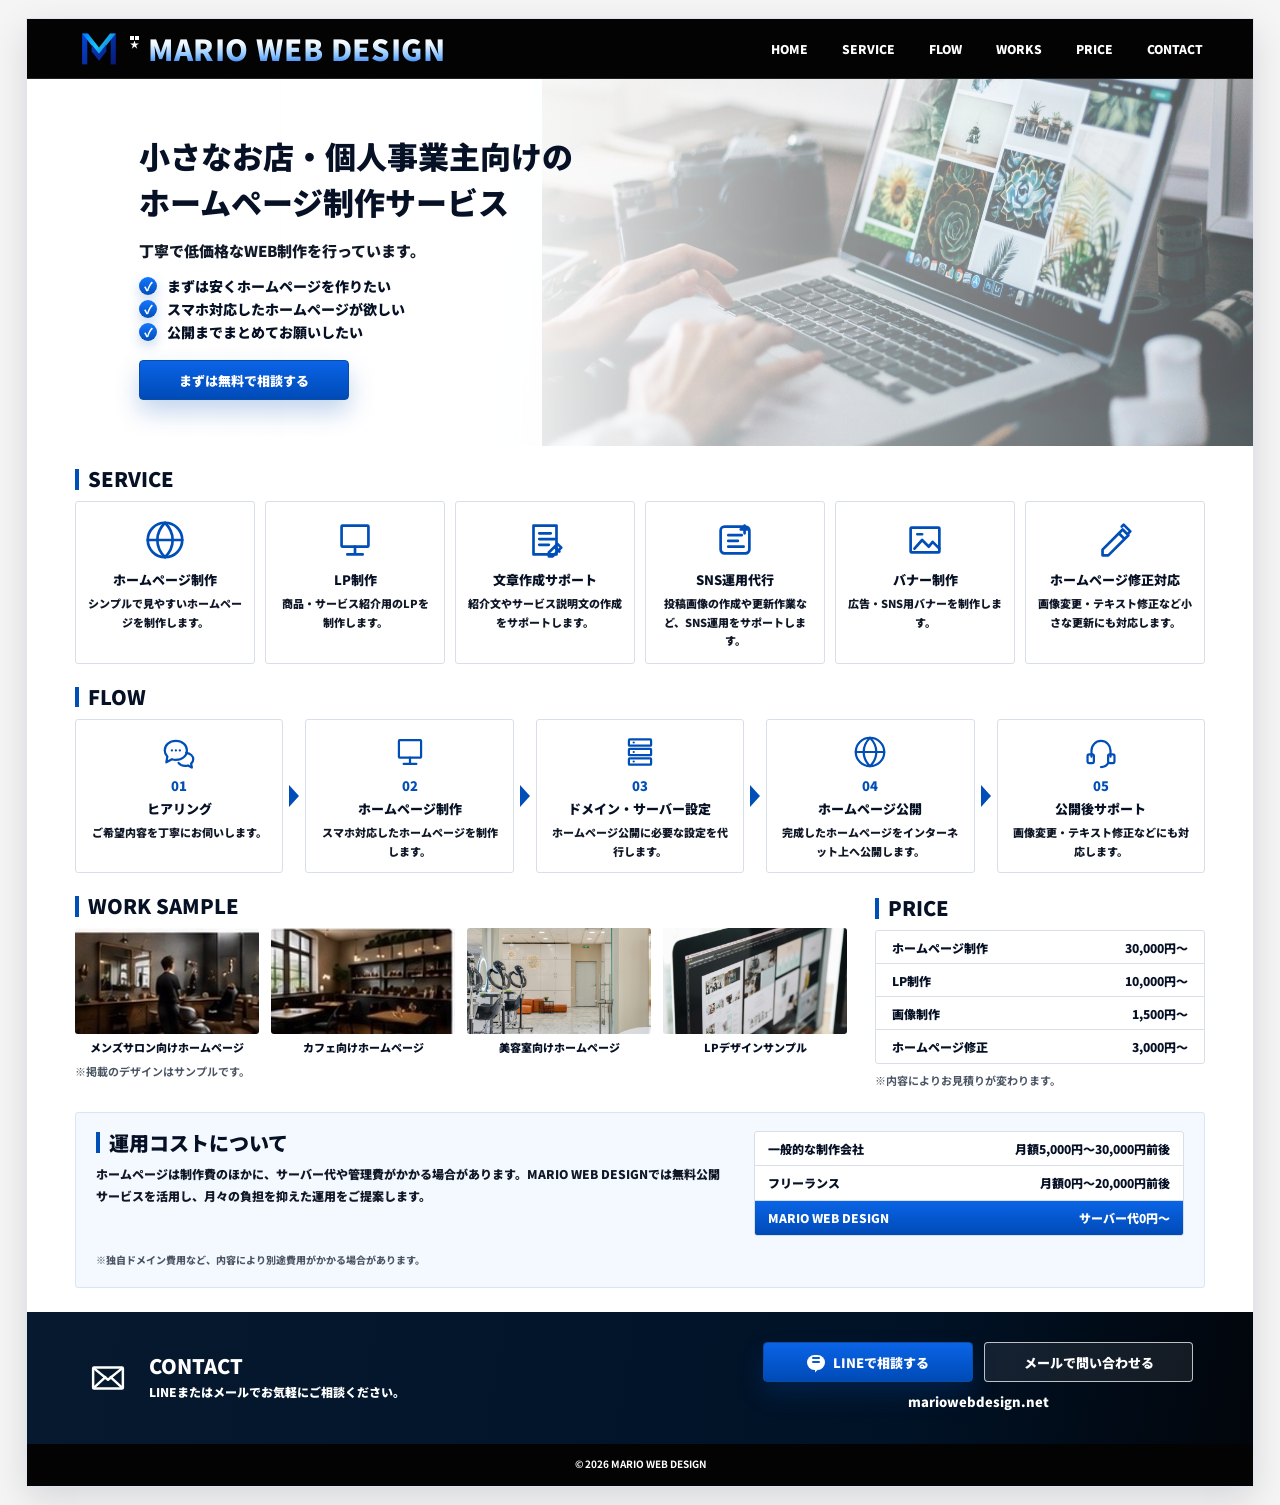
<file: index.html>
<!doctype html>
<html lang="ja">
  <head>
    <meta charset="utf-8" />
    <meta name="viewport" content="width=device-width, initial-scale=1" />
    <meta
      name="description"
      content="MARIO WEB DESIGNは、小さなお店・個人事業主向けにホームページ制作、LP制作、画像制作、修正対応を行うWEB制作サービスです。"
    />
    <title>MARIO WEB DESIGN | ホームページ制作サービス</title>
    <link rel="icon" href="assets/logo/mark.svg" />
    <link rel="preconnect" href="https://fonts.googleapis.com" />
    <link rel="preconnect" href="https://fonts.gstatic.com" crossorigin />
    <link
      href="https://fonts.googleapis.com/css2?family=Noto+Sans+JP:wght@500;700;900&display=swap"
      rel="stylesheet"
    />
    <link rel="stylesheet" href="style.css?v=18" />
    <link rel="stylesheet" href="hero-bright-mockup.css?v=1" />
  </head>
  <body class="bright-hero-mockup">
    <div class="page-shell">
      <header class="site-header">
        <a class="brand" href="#top" aria-label="MARIO WEB DESIGN ホーム">
          <span class="brand-mark" aria-hidden="true">
            <svg viewBox="0 0 120 92">
              <defs>
                <linearGradient id="header-m-blue" x1="14" y1="4" x2="106" y2="62" gradientUnits="userSpaceOnUse">
                  <stop offset="0" stop-color="#0074ff" />
                  <stop offset="0.45" stop-color="#18c8f4" />
                  <stop offset="1" stop-color="#0a55d6" />
                </linearGradient>
                <linearGradient id="header-m-navy" x1="14" y1="4" x2="106" y2="88" gradientUnits="userSpaceOnUse">
                  <stop offset="0" stop-color="#0646d8" />
                  <stop offset="1" stop-color="#061a78" />
                </linearGradient>
              </defs>
              <path class="m-navy" d="M14 88V4h14v84H14Z" />
              <path class="m-navy" d="M92 88V4h14v84H92Z" />
              <path class="m-blue" d="M14 4h16l30 38L90 4h16L60 62 14 4Z" />
              <path class="m-navy" d="M40 53V34l20 25 20-25v19L60 78 40 53Z" />
            </svg>
          </span>
          <span class="brand-spark" aria-hidden="true"></span>
          <span class="brand-name">MARIO WEB DESIGN</span>
        </a>

        <input class="nav-toggle" type="checkbox" id="nav-toggle" aria-label="メニューを開く" />
        <label class="nav-button" for="nav-toggle" aria-hidden="true">
          <span></span>
          <span></span>
          <span></span>
        </label>

        <nav class="global-nav" aria-label="メインメニュー">
          <a href="#top">HOME</a>
          <a href="#service">SERVICE</a>
          <a href="#flow">FLOW</a>
          <a href="#works">WORKS</a>
          <a href="#price">PRICE</a>
          <a href="#contact">CONTACT</a>
        </nav>
      </header>

      <main id="top">
        <section class="hero" aria-labelledby="hero-title">
          <img class="hero-bg" src="assets/hero-desk.jpg?v=4" alt="" />
          <div class="hero-copy">
            <h1 id="hero-title">小さなお店・個人事業主向けの<br />ホームページ制作サービス</h1>
            <p>丁寧で低価格なWEB制作を行っています。</p>
            <ul class="check-list">
              <li>まずは安くホームページを作りたい</li>
              <li>スマホ対応したホームページが欲しい</li>
              <li>公開までまとめてお願いしたい</li>
            </ul>
            <a class="primary-button" href="#contact">まずは無料で相談する</a>
          </div>
        </section>

        <section class="section" id="service" aria-labelledby="service-title">
          <h2 id="service-title">SERVICE</h2>
          <div class="service-grid">
            <article class="service-card">
              <span class="icon" aria-hidden="true">
                <svg viewBox="0 0 48 48"><circle cx="24" cy="24" r="18"></circle><path d="M6 24h36M24 6c6 6 8 12 8 18s-2 12-8 18M24 6c-6 6-8 12-8 18s2 12 8 18"></path></svg>
              </span>
              <h3>ホームページ制作</h3>
              <p>シンプルで見やすいホームページを制作します。</p>
            </article>
            <article class="service-card">
              <span class="icon" aria-hidden="true">
                <svg viewBox="0 0 48 48"><rect x="10" y="9" width="28" height="22" rx="1"></rect><path d="M24 31v8M16 39h16"></path></svg>
              </span>
              <h3>LP制作</h3>
              <p>商品・サービス紹介用のLPを制作します。</p>
            </article>
            <article class="service-card">
              <span class="icon" aria-hidden="true">
                <svg viewBox="0 0 48 48"><path d="M12 9h24v30H12z"></path><path d="M18 17h12M18 23h16M18 29h10"></path><path d="M34 31l5 5M37 28l4 4-9 9h-4v-4z"></path></svg>
              </span>
              <h3>文章作成サポート</h3>
              <p>紹介文やサービス説明文の作成をサポートします。</p>
            </article>
            <article class="service-card">
              <span class="icon" aria-hidden="true">
                <svg viewBox="0 0 48 48"><rect x="9" y="10" width="30" height="28" rx="4"></rect><path d="M17 19h14M17 25h10M17 31h16"></path><path d="M34 9v8M30 13h8"></path></svg>
              </span>
              <h3>SNS運用代行</h3>
              <p>投稿画像の作成や更新作業など、SNS運用をサポートします。</p>
            </article>
            <article class="service-card">
              <span class="icon" aria-hidden="true">
                <svg viewBox="0 0 48 48"><rect x="9" y="11" width="30" height="26" rx="1"></rect><path d="m13 33 8-9 7 7 4-5 7 7M16 18h5"></path></svg>
              </span>
              <h3>バナー制作</h3>
              <p>広告・SNS用バナーを制作します。</p>
            </article>
            <article class="service-card">
              <span class="icon" aria-hidden="true">
                <svg viewBox="0 0 48 48"><path d="M11 34v6h6L38 19l-6-6zM28 17l6 6M31 10l2-2 7 7-2 2"></path></svg>
              </span>
              <h3>ホームページ修正対応</h3>
              <p>画像変更・テキスト修正など小さな更新にも対応します。</p>
            </article>
          </div>
        </section>

        <section class="section" id="flow" aria-labelledby="flow-title">
          <h2 id="flow-title">FLOW</h2>
          <div class="flow-list">
            <article class="flow-card">
              <span class="flow-icon" aria-hidden="true"><svg viewBox="0 0 48 48"><path d="M20 34c8 0 14-5 14-12S28 10 20 10 6 15 6 22c0 3 1.2 5.7 3.3 7.8L8 37l7.1-3.9c1.5.6 3.1.9 4.9.9Z"></path><path d="M33 25c5.3.7 9 4.1 9 8.1 0 2.1-1 4-2.7 5.5l.9 5-4.8-2.6c-1.1.4-2.3.6-3.6.6-3.6 0-6.8-1.5-8.4-3.8"></path><path d="M15 22h.1M20 22h.1M25 22h.1"></path></svg></span>
              <span class="step">01</span>
              <h3>ヒアリング</h3>
              <p>ご希望内容を丁寧にお伺いします。</p>
            </article>
            <article class="flow-card">
              <span class="flow-icon" aria-hidden="true"><svg viewBox="0 0 48 48"><rect x="10" y="9" width="28" height="22" rx="1"></rect><path d="M24 31v8M16 39h16"></path></svg></span>
              <span class="step">02</span>
              <h3>ホームページ制作</h3>
              <p>スマホ対応したホームページを制作します。</p>
            </article>
            <article class="flow-card">
              <span class="flow-icon" aria-hidden="true"><svg viewBox="0 0 48 48"><rect x="10" y="8" width="28" height="8" rx="1"></rect><rect x="10" y="20" width="28" height="8" rx="1"></rect><rect x="10" y="32" width="28" height="8" rx="1"></rect><path d="M16 12h.1M16 24h.1M16 36h.1"></path></svg></span>
              <span class="step">03</span>
              <h3>ドメイン・サーバー設定</h3>
              <p>ホームページ公開に必要な設定を代行します。</p>
            </article>
            <article class="flow-card">
              <span class="flow-icon" aria-hidden="true"><svg viewBox="0 0 48 48"><circle cx="24" cy="24" r="18"></circle><path d="M6 24h36M24 6c6 6 8 12 8 18s-2 12-8 18M24 6c-6 6-8 12-8 18s2 12 8 18"></path></svg></span>
              <span class="step">04</span>
              <h3>ホームページ公開</h3>
              <p>完成したホームページをインターネット上へ公開します。</p>
            </article>
            <article class="flow-card">
              <span class="flow-icon" aria-hidden="true"><svg viewBox="0 0 48 48"><path d="M12 30v-8a12 12 0 0 1 24 0v8"></path><rect x="7" y="27" width="8" height="11" rx="2"></rect><rect x="33" y="27" width="8" height="11" rx="2"></rect><path d="M33 38c-2 4-5.2 5-9 5"></path></svg></span>
              <span class="step">05</span>
              <h3>公開後サポート</h3>
              <p>画像変更・テキスト修正などにも対応します。</p>
            </article>
          </div>
        </section>

        <section class="section section-split" id="works" aria-labelledby="works-title">
          <div class="works-panel">
            <h2 id="works-title">WORK SAMPLE</h2>
            <div class="work-grid">
              <figure>
                <img src="assets/work-salon.jpg?v=2" alt="落ち着いた雰囲気のサロン店内" />
                <figcaption>メンズサロン向けホームページ</figcaption>
              </figure>
              <figure>
                <img src="assets/work-cafe.jpg?v=3" alt="カフェのテーブルと店内" />
                <figcaption>カフェ向けホームページ</figcaption>
              </figure>
              <figure>
                <img src="assets/work-beauty.jpg?v=4" alt="美容室の明るい店内" />
                <figcaption>美容室向けホームページ</figcaption>
              </figure>
              <figure>
                <img src="assets/work-lp.jpg?v=3" alt="ノートパソコンで表示されたWEBデザイン" />
                <figcaption>LPデザインサンプル</figcaption>
              </figure>
            </div>
            <p class="note">※掲載のデザインはサンプルです。</p>
          </div>

          <aside class="price-panel" id="price" aria-labelledby="price-title">
            <h2 id="price-title">PRICE</h2>
            <dl class="price-list">
              <div>
                <dt>ホームページ制作</dt>
                <dd>30,000円〜</dd>
              </div>
              <div>
                <dt>LP制作</dt>
                <dd>10,000円〜</dd>
              </div>
              <div>
                <dt>画像制作</dt>
                <dd>1,500円〜</dd>
              </div>
              <div>
                <dt>ホームページ修正</dt>
                <dd>3,000円〜</dd>
              </div>
            </dl>
            <p class="note">※内容によりお見積りが変わります。</p>
          </aside>
        </section>

        <section class="section cost-section" id="cost" aria-labelledby="cost-title">
          <div class="cost-inner">
            <div class="cost-copy">
              <h2 id="cost-title">運用コストについて</h2>
              <p>
                ホームページは制作費のほかに、サーバー代や管理費がかかる場合があります。MARIO WEB DESIGNでは無料公開サービスを活用し、月々の負担を抑えた運用をご提案します。
              </p>
            </div>
            <div class="cost-list" aria-label="月額費用の比較">
              <div>
                <span>一般的な制作会社</span>
                <strong>月額5,000円〜30,000円前後</strong>
              </div>
              <div>
                <span>フリーランス</span>
                <strong>月額0円〜20,000円前後</strong>
              </div>
              <div class="is-highlight">
                <span>MARIO WEB DESIGN</span>
                <strong>サーバー代0円〜</strong>
              </div>
            </div>
            <p class="cost-note">※独自ドメイン費用など、内容により別途費用がかかる場合があります。</p>
          </div>
        </section>

        <section class="contact" id="contact" aria-labelledby="contact-title">
          <div class="contact-copy">
            <span class="mail-icon" aria-hidden="true">
              <svg viewBox="0 0 48 48"><rect x="7" y="12" width="34" height="24" rx="1"></rect><path d="m8 13 16 13 16-13M8 35l13-12M40 35 27 23"></path></svg>
            </span>
            <div>
              <h2 id="contact-title">CONTACT</h2>
              <p>LINEまたはメールでお気軽にご相談ください。</p>
            </div>
          </div>
          <div class="contact-actions">
            <a class="primary-button line-contact-button" href="https://lin.ee/zJDtstC">
              <span class="line-icon" aria-hidden="true"></span>
              <span>LINEで相談する</span>
            </a>
            <a class="mail-button" href="mailto:mariowebdesign.net@gmail.com">メールで問い合わせる</a>
            <span>mariowebdesign.net</span>
          </div>
        </section>
      </main>

      <footer class="site-footer">
        <small>&copy; 2026 MARIO WEB DESIGN</small>
      </footer>
    </div>
  </body>
</html>
</file>
<file: style.css>
:root {
  --blue: #004eb7;
  --blue-dark: #003b95;
  --navy: #06142a;
  --text: #071126;
  --muted: #4b5563;
  --line: #d9dfe8;
  --white: #ffffff;
  --black: #020306;
}

* {
  box-sizing: border-box;
}

html {
  scroll-behavior: smooth;
}

body {
  margin: 0;
  color: var(--text);
  background: #f5f5f5;
  font-family: "Noto Sans JP", system-ui, -apple-system, BlinkMacSystemFont, sans-serif;
  font-size: 14px;
  font-weight: 700;
  letter-spacing: 0;
  line-height: 1.65;
}

img,
svg {
  display: block;
}

img {
  max-width: 100%;
}

a {
  color: inherit;
  text-decoration: none;
}

.page-shell {
  width: min(1228px, calc(100% - 36px));
  margin: 18px auto;
  overflow: hidden;
  background: var(--white);
  border: 1px solid #dfe5ee;
  box-shadow: 0 12px 34px rgba(7, 17, 38, 0.13);
}

.site-header {
  position: sticky;
  top: 0;
  z-index: 20;
  display: flex;
  align-items: center;
  justify-content: space-between;
  height: 60px;
  padding: 0 50px;
  color: var(--white);
  background: #030303;
  border-bottom: 1px solid rgba(255, 255, 255, 0.12);
}

.brand {
  display: inline-flex;
  align-items: center;
  gap: 9px;
  color: var(--white);
  min-width: 0;
}

.brand-mark {
  display: inline-flex;
  width: 44px;
  height: 36px;
  flex: 0 0 44px;
}

.brand-mark svg {
  display: block;
  width: 100%;
  height: 100%;
  shape-rendering: geometricPrecision;
}

.brand-mark .m-blue {
  fill: url("#header-m-blue");
}

.brand-mark .m-navy {
  fill: url("#header-m-navy");
}

.brand-spark {
  position: relative;
  align-self: flex-start;
  width: 9px;
  height: 15px;
  margin-top: 4px;
  color: currentColor;
  flex: 0 0 9px;
}

.brand-spark::before {
  position: absolute;
  top: 1px;
  left: 0;
  width: 9px;
  height: 4px;
  background:
    linear-gradient(currentColor, currentColor) 0 0 / 4px 4px no-repeat,
    linear-gradient(currentColor, currentColor) 5px 0 / 4px 4px no-repeat;
  content: "";
}

.brand-spark::after {
  position: absolute;
  bottom: 0;
  left: 0;
  width: 9px;
  height: 9px;
  background: currentColor;
  clip-path: polygon(50% 0, 61% 34%, 98% 34%, 68% 55%, 80% 91%, 50% 68%, 20% 91%, 32% 55%, 2% 34%, 39% 34%);
  content: "";
}

.brand-name {
  color: #ffffff;
  background: linear-gradient(180deg, #ffffff 0%, #eff8ff 34%, #8fc7ff 72%, #3f86f5 100%);
  background-clip: text;
  font-size: 29px;
  font-weight: 900;
  letter-spacing: 0.02em;
  line-height: 1;
  -webkit-background-clip: text;
  -webkit-text-fill-color: transparent;
  white-space: nowrap;
}

.global-nav {
  display: flex;
  align-items: center;
  gap: 34px;
  color: var(--white);
  font-size: 12px;
  font-weight: 900;
}

.global-nav a:not(.nav-cta):hover {
  color: #87b8ff;
}

.nav-cta,
.primary-button {
  display: inline-flex;
  align-items: center;
  justify-content: center;
  gap: 8px;
  min-width: 210px;
  height: 40px;
  padding: 0 24px;
  color: var(--white);
  background: linear-gradient(180deg, #0a64e6, #004ab7);
  border: 1px solid #0b4ca5;
  border-radius: 4px;
  box-shadow: 0 8px 18px rgba(0, 78, 183, 0.28);
  font-size: 13px;
  font-weight: 900;
}

.line-icon {
  position: relative;
  display: inline-block;
  width: 18px;
  height: 15px;
  flex: 0 0 18px;
  background: var(--white);
  border-radius: 999px;
}

.line-icon::before,
.line-icon::after {
  position: absolute;
  content: "";
}

.line-icon::before {
  right: 3px;
  bottom: -3px;
  width: 7px;
  height: 7px;
  background: var(--white);
  clip-path: polygon(0 0, 100% 0, 0 100%);
}

.line-icon::after {
  top: 6px;
  left: 5px;
  width: 8px;
  height: 2px;
  background: #0757cf;
  border-radius: 999px;
  box-shadow: 0 -4px 0 #0757cf;
}

.nav-cta {
  min-width: 158px;
  height: 34px;
  padding: 0 18px;
  font-size: 12px;
}

.nav-toggle,
.nav-button {
  display: none;
}

.hero {
  position: relative;
  min-height: 320px;
  overflow: hidden;
  color: var(--white);
  background: var(--black);
}

.hero::before {
  position: absolute;
  inset: 0;
  z-index: 1;
  background:
    linear-gradient(90deg, rgba(0, 0, 0, 0.94) 0%, rgba(0, 0, 0, 0.86) 38%, rgba(0, 0, 0, 0.26) 72%, rgba(0, 0, 0, 0.78) 100%),
    radial-gradient(circle at 65% 42%, rgba(255, 255, 255, 0.12), transparent 32%);
  content: "";
}

.hero-bg {
  position: absolute;
  inset: 0 0 0 auto;
  width: 62%;
  height: 100%;
  object-fit: cover;
  object-position: center;
  filter: grayscale(0.25) brightness(0.58) contrast(1.12);
}

.hero-copy {
  position: relative;
  z-index: 2;
  width: 55%;
  min-height: 320px;
  padding: 48px 54px 42px 116px;
}

.hero h1 {
  margin: 0;
  color: var(--white);
  font-size: 31px;
  font-weight: 900;
  line-height: 1.48;
}

.hero p {
  margin: 14px 0 12px;
  color: rgba(255, 255, 255, 0.95);
  font-size: 15px;
  font-weight: 900;
}

.check-list {
  display: grid;
  gap: 3px;
  margin: 0 0 18px;
  padding: 0;
  color: var(--white);
  font-size: 14px;
  font-weight: 900;
  line-height: 1.45;
  list-style: none;
}

.check-list li {
  position: relative;
  padding-left: 28px;
}

.check-list li::before {
  position: absolute;
  top: 0.1em;
  left: 0;
  display: grid;
  place-items: center;
  width: 18px;
  height: 18px;
  color: var(--white);
  background: var(--blue);
  border-radius: 50%;
  content: "✓";
  font-size: 12px;
  line-height: 1;
}

.section {
  padding: 21px 48px 0;
}

.section h2,
.contact h2 {
  position: relative;
  margin: 0 0 10px;
  padding-left: 13px;
  color: #071126;
  font-size: 20px;
  font-weight: 900;
  line-height: 1.2;
}

.section h2::before,
.contact h2::before {
  position: absolute;
  top: 0.08em;
  bottom: 0.08em;
  left: 0;
  width: 4px;
  background: var(--blue);
  content: "";
}

.service-grid {
  display: grid;
  grid-template-columns: repeat(6, 1fr);
  gap: 10px;
}

.service-card,
.flow-card {
  display: grid;
  align-content: start;
  justify-items: center;
  text-align: center;
  background: var(--white);
  border: 1px solid var(--line);
  border-radius: 3px;
}

.service-card {
  min-height: 146px;
  padding: 15px 12px 13px;
}

.icon,
.flow-icon {
  display: grid;
  place-items: center;
  color: var(--blue);
}

.icon {
  width: 46px;
  height: 46px;
  margin-bottom: 4px;
}

.icon svg,
.flow-icon svg,
.mail-icon svg {
  width: 100%;
  height: 100%;
  fill: none;
  stroke: currentColor;
  stroke-linecap: round;
  stroke-linejoin: round;
  stroke-width: 2.8;
}

.icon-fill svg {
  fill: currentColor;
  stroke: none;
}

.service-card h3,
.flow-card h3 {
  margin: 4px 0 5px;
  color: #071126;
  font-size: 13px;
  font-weight: 900;
  line-height: 1.35;
}

.service-card p,
.flow-card p {
  margin: 0;
  color: #111827;
  font-size: 11px;
  font-weight: 900;
  line-height: 1.7;
}

.flow-list {
  display: grid;
  grid-template-columns: repeat(5, 1fr);
  gap: 22px;
}

.flow-card {
  position: relative;
  min-height: 142px;
  padding: 13px 14px 12px;
}

.flow-card:not(:last-child)::after {
  position: absolute;
  top: 50%;
  right: -17px;
  width: 0;
  height: 0;
  border-top: 11px solid transparent;
  border-bottom: 11px solid transparent;
  border-left: 10px solid var(--blue);
  content: "";
  transform: translateY(-50%);
}

.flow-icon {
  width: 38px;
  height: 38px;
  margin-bottom: 4px;
}

.step {
  color: var(--blue);
  font-size: 13px;
  font-weight: 900;
}

.section-split {
  display: grid;
  grid-template-columns: minmax(0, 1fr) 330px;
  gap: 28px;
  align-items: start;
  padding-bottom: 22px;
}

.section-split > * {
  min-width: 0;
}

.work-grid {
  display: grid;
  grid-template-columns: repeat(4, minmax(0, 1fr));
  gap: 12px;
}

.work-grid figure {
  margin: 0;
  min-width: 0;
}

.work-grid img {
  display: block;
  width: 100%;
  aspect-ratio: 1.75 / 1;
  object-fit: cover;
  border-radius: 3px;
}

.work-grid figcaption {
  margin-top: 6px;
  color: #071126;
  font-size: 11px;
  font-weight: 900;
  line-height: 1.4;
  text-align: center;
}

.price-panel {
  align-self: end;
  padding-top: 2px;
}

.note {
  margin: 7px 0 0;
  color: #4b5563;
  font-size: 11px;
  font-weight: 700;
}

.price-list {
  margin: 0;
  overflow: hidden;
  background: var(--white);
  border: 1px solid var(--line);
  border-radius: 3px;
}

.price-list div {
  display: flex;
  align-items: center;
  justify-content: space-between;
  gap: 14px;
  min-height: 33px;
  padding: 5px 16px;
  border-bottom: 1px solid var(--line);
}

.price-list div:last-child {
  border-bottom: 0;
}

.price-list dt,
.price-list dd {
  margin: 0;
  color: #071126;
  font-size: 12px;
  font-weight: 900;
  line-height: 1.45;
}

.price-list dd {
  white-space: nowrap;
}

.cost-section {
  padding-top: 0;
  padding-bottom: 24px;
}

.cost-inner {
  display: grid;
  grid-template-columns: minmax(0, 1fr) 430px;
  gap: 16px 24px;
  padding: 18px 20px;
  background: #f4f8ff;
  border: 1px solid #d7e5f8;
  border-radius: 3px;
}

.cost-copy h2 {
  margin-bottom: 8px;
}

.cost-copy p {
  margin: 0;
  color: #111827;
  font-size: 12px;
  font-weight: 900;
  line-height: 1.85;
}

.cost-list {
  overflow: hidden;
  background: var(--white);
  border: 1px solid var(--line);
  border-radius: 3px;
}

.cost-list div {
  display: flex;
  align-items: center;
  justify-content: space-between;
  gap: 12px;
  min-height: 34px;
  padding: 7px 13px;
  border-bottom: 1px solid var(--line);
  color: #071126;
  font-size: 12px;
  font-weight: 900;
}

.cost-list div:last-child {
  border-bottom: 0;
}

.cost-list strong {
  font-size: 12px;
  font-weight: 900;
  white-space: nowrap;
}

.cost-list .is-highlight {
  color: var(--white);
  background: linear-gradient(180deg, #0a64e6, #004ab7);
}

.cost-note {
  grid-column: 1 / -1;
  margin: 0;
  color: #4b5563;
  font-size: 10px;
  font-weight: 800;
}

.contact {
  display: grid;
  grid-template-columns: minmax(0, 1fr) 430px;
  align-items: center;
  gap: 34px;
  min-height: 132px;
  padding: 20px 60px;
  color: var(--white);
  background: linear-gradient(100deg, #06192f, #001226 72%, #02050b);
}

.contact-copy {
  display: flex;
  align-items: center;
  gap: 20px;
}

.mail-icon {
  flex: 0 0 42px;
  width: 42px;
  height: 42px;
  color: var(--white);
}

.contact h2 {
  margin-bottom: 4px;
  padding-left: 0;
  color: var(--white);
}

.contact h2::before {
  display: none;
}

.contact p {
  margin: 0;
  color: var(--white);
  font-size: 12px;
  font-weight: 900;
}

.contact-actions {
  display: grid;
  grid-template-columns: repeat(2, minmax(0, 1fr));
  gap: 9px 12px;
  justify-items: center;
}

.contact-actions span {
  grid-column: 1 / -1;
  color: var(--white);
  font-size: 13px;
  font-weight: 900;
}

.mail-button {
  display: inline-flex;
  align-items: center;
  justify-content: center;
  width: 100%;
  min-width: 0;
  height: 40px;
  padding: 0 18px;
  color: var(--white);
  background: rgba(255, 255, 255, 0.08);
  border: 1px solid rgba(255, 255, 255, 0.72);
  border-radius: 4px;
  font-size: 13px;
  font-weight: 900;
}

.mail-button:hover {
  background: rgba(255, 255, 255, 0.16);
}

.site-footer {
  display: grid;
  place-items: center;
  min-height: 42px;
  color: var(--white);
  background: #030303;
}

.site-footer small {
  font-size: 10px;
  font-weight: 700;
}

@media (max-width: 1080px) {
  .site-header {
    padding-inline: 28px;
  }

  .global-nav {
    gap: 18px;
    font-size: 11px;
  }

  .section {
    padding-right: 28px;
    padding-left: 28px;
  }

  .service-grid {
    grid-template-columns: repeat(3, 1fr);
  }

  .flow-list {
    grid-template-columns: repeat(3, 1fr);
  }

  .flow-card:not(:last-child)::after {
    display: none;
  }

  .section-split {
    grid-template-columns: 1fr;
  }

  .price-panel {
    width: min(420px, 100%);
    justify-self: end;
  }
}

@media (max-width: 820px) {
  body {
    background: var(--white);
  }

  .page-shell {
    width: 100%;
    margin: 0;
    border: 0;
    box-shadow: none;
  }

  .site-header {
    position: relative;
    height: 70px;
    padding: 0 18px;
    background: #030303;
  }

  .brand {
    gap: 6px;
  }

  .brand-mark {
    width: 34px;
    height: 29px;
    flex-basis: 34px;
  }

  .brand-spark {
    width: 6px;
    height: 11px;
    margin-top: 4px;
    flex-basis: 6px;
  }

  .brand-spark::before {
    top: 1px;
    width: 6px;
    height: 2px;
    background:
      linear-gradient(currentColor, currentColor) 0 0 / 2px 2px no-repeat,
      linear-gradient(currentColor, currentColor) 4px 0 / 2px 2px no-repeat;
  }

  .brand-spark::after {
    width: 6px;
    height: 6px;
  }

  .brand-name {
    font-size: 21px;
  }

  .nav-button {
    display: grid;
    gap: 5px;
    width: 28px;
    cursor: pointer;
  }

  .nav-button span {
    display: block;
    height: 2px;
    background: var(--white);
  }

  .global-nav {
    position: absolute;
    top: 70px;
    right: 0;
    left: 0;
    z-index: 30;
    display: none;
    flex-direction: column;
    align-items: stretch;
    gap: 0;
    padding: 0;
    background: #050505;
    border-top: 1px solid rgba(255, 255, 255, 0.12);
  }

  .global-nav a {
    padding: 13px 18px;
    border-bottom: 1px solid rgba(255, 255, 255, 0.12);
  }

  .nav-cta {
    width: auto;
    margin: 10px 18px 14px;
  }

  .nav-toggle:checked ~ .global-nav {
    display: flex;
  }

  .hero {
    min-height: 260px;
  }

  .hero::before {
    background: linear-gradient(90deg, rgba(0, 0, 0, 0.95) 0%, rgba(0, 0, 0, 0.72) 68%, rgba(0, 0, 0, 0.42) 100%);
  }

  .hero-bg {
    width: 100%;
    object-position: center bottom;
  }

  .hero-copy {
    width: 100%;
    min-height: 260px;
    padding: 24px 20px 18px;
  }

  .hero h1 {
    font-size: 22px;
    line-height: 1.45;
  }

  .hero p {
    max-width: 310px;
    margin-top: 10px;
    font-size: 12px;
  }

  .check-list {
    gap: 2px;
    font-size: 11px;
  }

  .check-list li {
    padding-left: 23px;
  }

  .check-list li::before {
    width: 15px;
    height: 15px;
    font-size: 10px;
  }

  .primary-button {
    width: 190px;
    min-width: 0;
    height: 36px;
    font-size: 12px;
  }

  .section {
    padding: 15px 12px 0;
  }

  .section h2 {
    font-size: 14px;
  }

  .service-grid {
    grid-template-columns: repeat(2, 1fr);
    gap: 6px;
  }

  .service-card {
    grid-template-columns: 34px 1fr;
    align-items: center;
    justify-items: start;
    min-height: 58px;
    padding: 8px 10px;
    text-align: left;
  }

  .icon {
    width: 26px;
    height: 26px;
    margin: 0;
  }

  .service-card h3 {
    margin: 0;
    font-size: 10px;
  }

  .service-card p {
    display: none;
  }

  .flow-list {
    display: grid;
    grid-template-columns: repeat(5, minmax(0, 1fr));
    gap: 8px;
  }

  .flow-card {
    min-height: 58px;
    padding: 7px 4px;
  }

  .flow-icon {
    width: 24px;
    height: 24px;
    margin-bottom: 2px;
  }

  .step {
    order: -1;
    font-size: 10px;
  }

  .flow-card h3,
  .flow-card p {
    display: none;
  }

  .flow-card:not(:last-child)::after {
    display: block;
    right: -7px;
    border-top-width: 6px;
    border-bottom-width: 6px;
    border-left-width: 6px;
  }

  .section-split {
    gap: 14px;
    padding-bottom: 16px;
  }

  .work-grid {
    grid-template-columns: repeat(4, minmax(0, 1fr));
    gap: 5px;
  }

  .work-grid img {
    aspect-ratio: 1.35 / 1;
  }

  .work-grid figcaption {
    margin-top: 4px;
    font-size: 8px;
    line-height: 1.3;
  }

  .price-panel {
    width: 100%;
  }

  .price-list div {
    min-height: 28px;
    padding: 5px 12px;
  }

  .price-list dt,
  .price-list dd {
    font-size: 11px;
  }

  .cost-section {
    padding-bottom: 16px;
  }

  .cost-inner {
    grid-template-columns: 1fr;
    gap: 11px;
    padding: 14px;
  }

  .cost-copy p {
    font-size: 11px;
    line-height: 1.75;
  }

  .cost-list div {
    display: grid;
    gap: 2px;
    min-height: auto;
    padding: 8px 11px;
    font-size: 11px;
  }

  .cost-list strong {
    font-size: 11px;
  }

  .cost-note {
    font-size: 10px;
  }

  .contact {
    grid-template-columns: 1fr;
    gap: 14px;
    min-height: 128px;
    padding: 18px 16px;
  }

  .contact-copy {
    gap: 12px;
  }

  .mail-icon {
    flex-basis: 34px;
    width: 34px;
    height: 34px;
  }

  .contact h2 {
    font-size: 15px;
  }

  .contact p {
    font-size: 11px;
  }

  .contact-actions {
    grid-template-columns: 1fr;
    justify-items: start;
    width: 100%;
  }

  .contact-actions span {
    grid-column: 1;
    font-size: 12px;
  }

  .contact-actions .primary-button,
  .contact-actions .mail-button {
    width: min(100%, 230px);
  }
}

@media (max-width: 430px) {
  .hero h1 {
    font-size: 21px;
  }

  .work-grid figcaption {
    font-size: 7px;
  }
}
</file>
<file: hero-bright-mockup.css>
.bright-hero-mockup .hero {
  min-height: 342px;
  color: #071126;
  background:
    linear-gradient(90deg, #ffffff 0%, #f9fcff 42%, rgba(236, 246, 255, 0.72) 68%, rgba(255, 255, 255, 0.18) 100%),
    #ffffff;
}

.bright-hero-mockup .hero::before {
  background:
    linear-gradient(90deg, #ffffff 0%, rgba(255, 255, 255, 0.96) 38%, rgba(255, 255, 255, 0.48) 63%, rgba(255, 255, 255, 0.1) 100%),
    linear-gradient(180deg, rgba(255, 255, 255, 0.22), rgba(226, 240, 255, 0.28));
}

.bright-hero-mockup .hero-bg {
  width: 58%;
  object-position: center;
  filter: brightness(1.12) contrast(1.06) saturate(1.04);
}

.bright-hero-mockup .hero-copy {
  width: 58%;
  min-height: 342px;
  padding: 54px 54px 46px 112px;
}

.bright-hero-mockup .hero h1 {
  color: #071126;
  text-shadow: none;
}

.bright-hero-mockup .hero p {
  color: #111827;
}

.bright-hero-mockup .check-list {
  color: #071126;
}

.bright-hero-mockup .check-list li::before {
  background: linear-gradient(180deg, #1477ff, #004eb7);
  box-shadow: 0 5px 12px rgba(0, 78, 183, 0.22);
}

.bright-hero-mockup .primary-button {
  box-shadow: 0 12px 24px rgba(0, 78, 183, 0.24);
}

@media (max-width: 820px) {
  .bright-hero-mockup .hero {
    min-height: 310px;
  }

  .bright-hero-mockup .hero::before {
    background:
      linear-gradient(90deg, rgba(255, 255, 255, 0.96) 0%, rgba(255, 255, 255, 0.88) 64%, rgba(255, 255, 255, 0.38) 100%);
  }

  .bright-hero-mockup .hero-bg {
    width: 100%;
    object-position: center bottom;
    filter: brightness(1.04) contrast(1.04) saturate(1.04);
  }

  .bright-hero-mockup .hero-copy {
    min-height: 310px;
    padding: 25px 20px 22px;
  }

  .bright-hero-mockup .hero p {
    color: #111827;
  }
}
</file>
